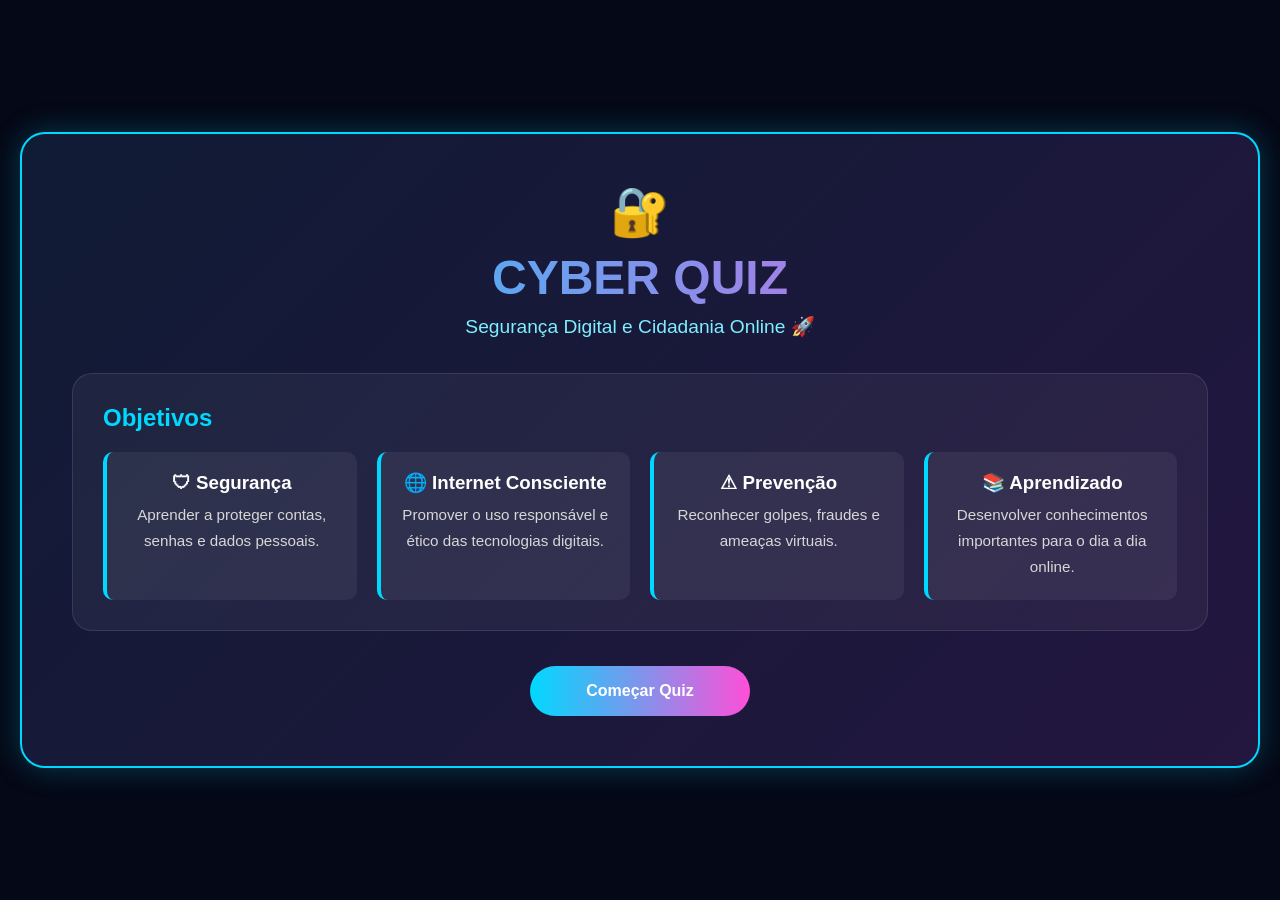
<file: index.html>
<!DOCTYPE html>
<html lang="pt-BR">
<head>
    <meta charset="UTF-8">
    <meta name="viewport" content="width=device-width, initial-scale=1.0">
    <title>Cyber Quiz - Segurança Digital</title>

    <link rel="stylesheet" href="src/css/index.css">
</head>
<body>

    <div class="container">

        <div class="logo">🔐</div>

        <h1>CYBER QUIZ</h1>
        <p class="subtitulo">Segurança Digital e Cidadania Online 🚀</p>

        <div class="card">
            <h2>Objetivos</h2>

            <div class="objetivos">

                <div class="item">
                    <h3>🛡 Segurança</h3>
                    <p>Aprender a proteger contas, senhas e dados pessoais.</p>
                </div>

                <div class="item">
                    <h3>🌐 Internet Consciente</h3>
                    <p>Promover o uso responsável e ético das tecnologias digitais.</p>
                </div>

                <div class="item">
                    <h3>⚠ Prevenção</h3>
                    <p>Reconhecer golpes, fraudes e ameaças virtuais.</p>
                </div>

                <div class="item">
                    <h3>📚 Aprendizado</h3>
                    <p>Desenvolver conhecimentos importantes para o dia a dia online.</p>
                </div>

            </div>
        </div>

        <a href="src/pages/quiz.html" class="btn">Começar Quiz</a>

    </div>

</body>
</html>
</file>
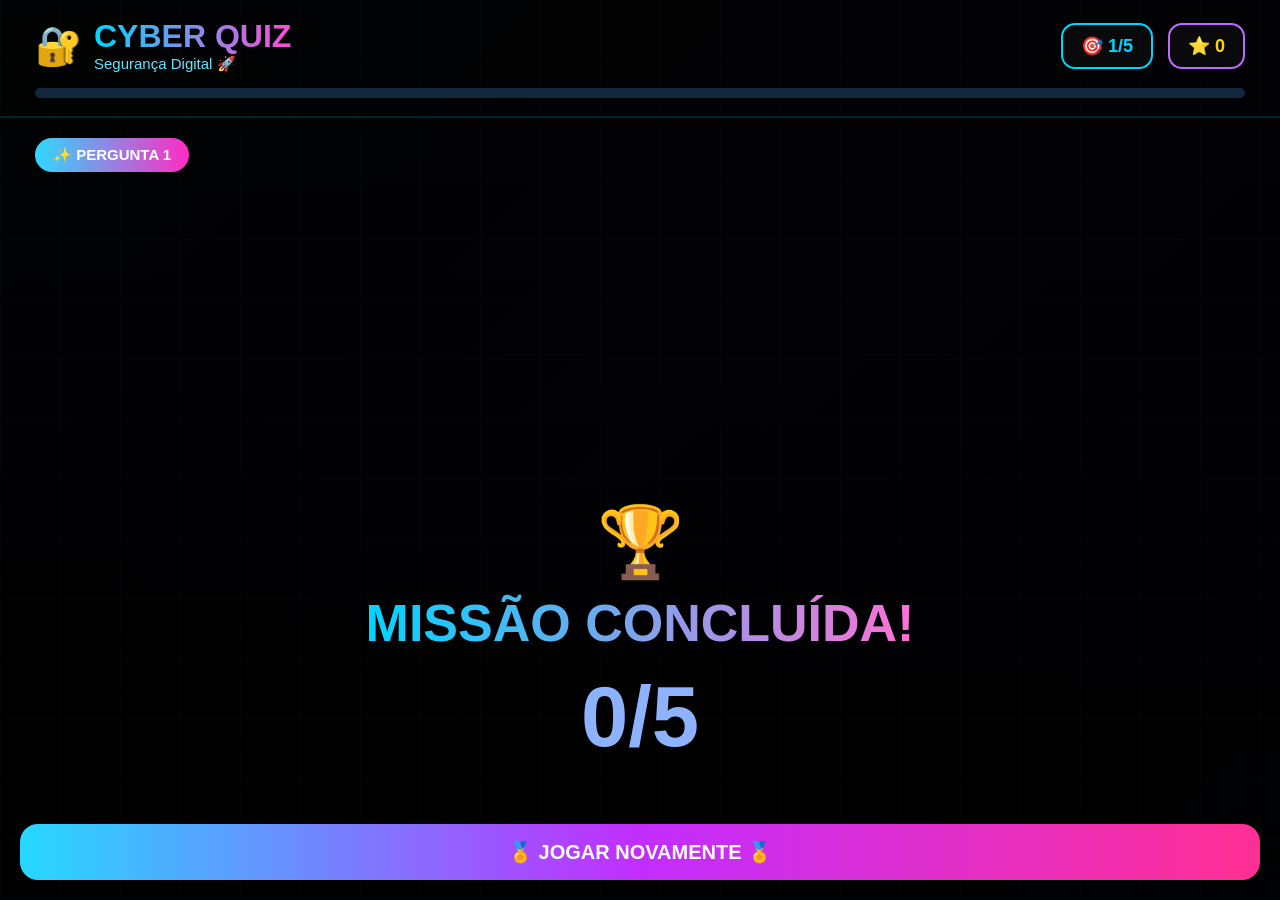
<file: src/index.html>
<!DOCTYPE html>
<html lang="pt-BR">
<head>
<link rel="stylesheet" href="css/style.css">
<script src="java script/script.js" ></script>
<meta charset="UTF-8">
<meta name="viewport" content="width=device-width, initial-scale=1.0">
<title>Cyber Quiz</title>

</head>

<body>

<div class="quiz-container">

  <div class="top">

    <div class="top-row">

      <div class="logo">

        <span id="emoji">🔐</span>

        <div>
          <h1>CYBER QUIZ</h1>
          <p>Segurança Digital 🚀</p>
        </div>

      </div>

      <div class="stats">

        <div class="box">
          🎯 <span id="question-number">1/5</span>
        </div>

        <div class="box score">
          ⭐ <span id="score">0</span>
        </div>

      </div>

    </div>

    <div class="progress">
      <div class="progress-bar" id="progress-bar"></div>
    </div>

  </div>

  <div class="content" id="quiz-content">

    <div class="tag">
      ✨ PERGUNTA <span id="tag-number">1</span>
    </div>

    <div class="question" id="question"></div>

    <div class="answers" id="answers"></div>

    <button class="next-btn hidden" id="next-btn">
      PRÓXIMA PERGUNTA ⚡
    </button>

  </div>

  <div class="result hidden" id="result">

    <div class="trophy">🏆</div>

    <h2>MISSÃO CONCLUÍDA!</h2>

    <div class="result-score" id="final-score">
      0/5
    </div>

    <div class="message" id="message"></div>

    <button class="restart-btn" onclick="restartQuiz()">
      🏅 JOGAR NOVAMENTE 🏅
    </button>

  </div>

</div>

<!-- SONS -->

<audio id="correct-sound">
  <source src="https://assets.mixkit.co/active_storage/sfx/2018/2018-preview.mp3" type="audio/mpeg">
</audio>

<audio id="wrong-sound">
  <source src="https://assets.mixkit.co/active_storage/sfx/2955/2955-preview.mp3" type="audio/mpeg">
</audio>
</file>
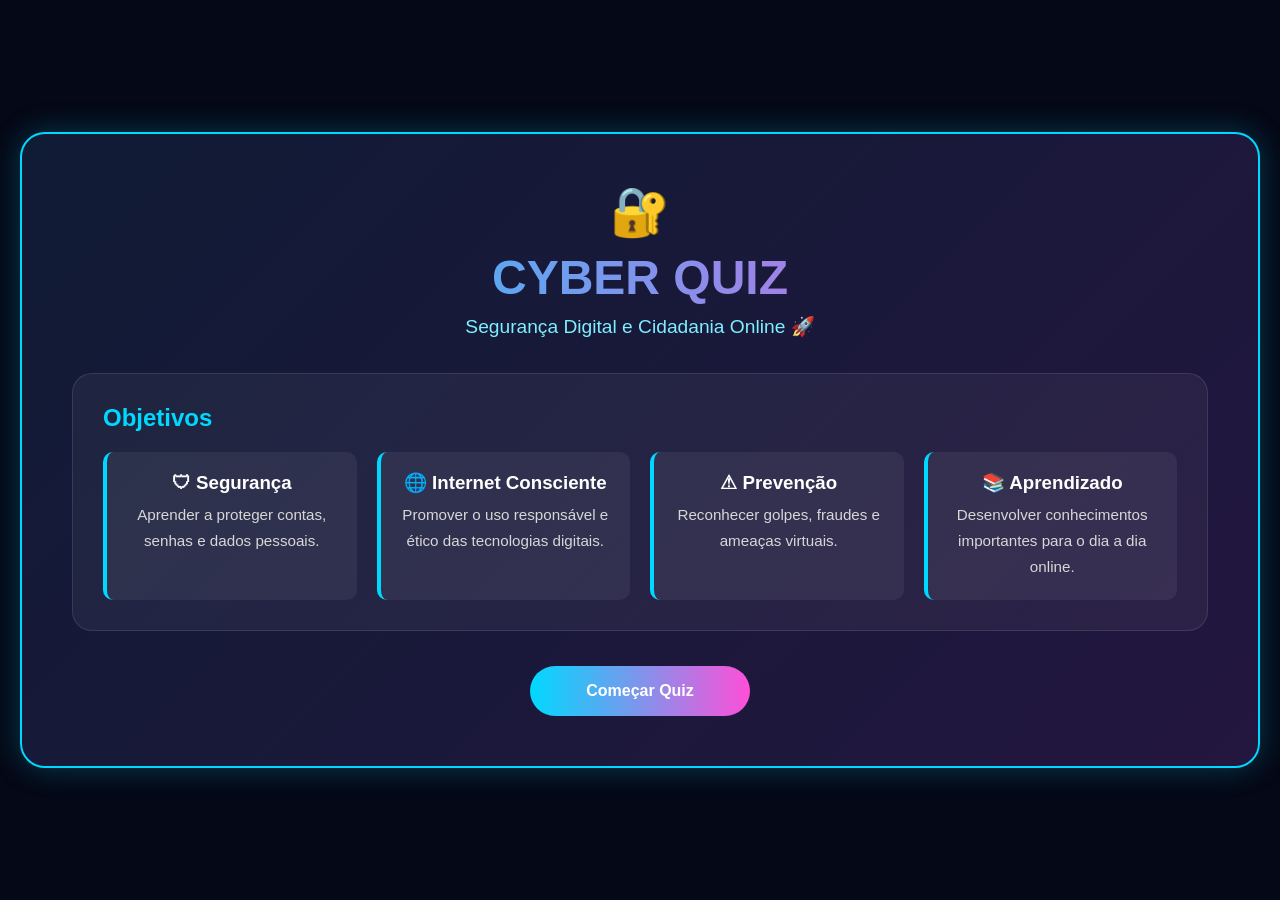
<file: src/pages/index.html>
<!DOCTYPE html>
<html lang="pt-BR">
<head>
    <meta charset="UTF-8">
    <meta name="viewport" content="width=device-width, initial-scale=1.0">
    <title>Cyber Quiz - Segurança Digital</title>

    <link rel="stylesheet" href="../css/index.css">
    <script type="model" src="../java script/index.js"></script>
</head>
<body>

    <div class="container">

        <div class="logo">🔐</div>

        <h1>CYBER QUIZ</h1>
        <p class="subtitulo">Segurança Digital e Cidadania Online 🚀</p>

       

        <div class="card">
            <h2>Objetivos</h2>

            <div class="objetivos">

                <div class="item">
                    <h3>🛡 Segurança</h3>
                    <p>Aprender a proteger contas, senhas e dados pessoais.</p>
                </div>

                <div class="item">
                    <h3>🌐 Internet Consciente</h3>
                    <p>Promover o uso responsável e ético das tecnologias digitais.</p>
                </div>

                <div class="item">
                    <h3>⚠ Prevenção</h3>
                    <p>Reconhecer golpes, fraudes e ameaças virtuais.</p>
                </div>

                <div class="item">
                    <h3>📚 Aprendizado</h3>
                    <p>Desenvolver conhecimentos importantes para o dia a dia online.</p>
                </div>

            </div>
        </div>

        <a href="../pages/quiz.html" class="btn">Começar Quiz</a>

    </div>

</body>
</html>
</file>
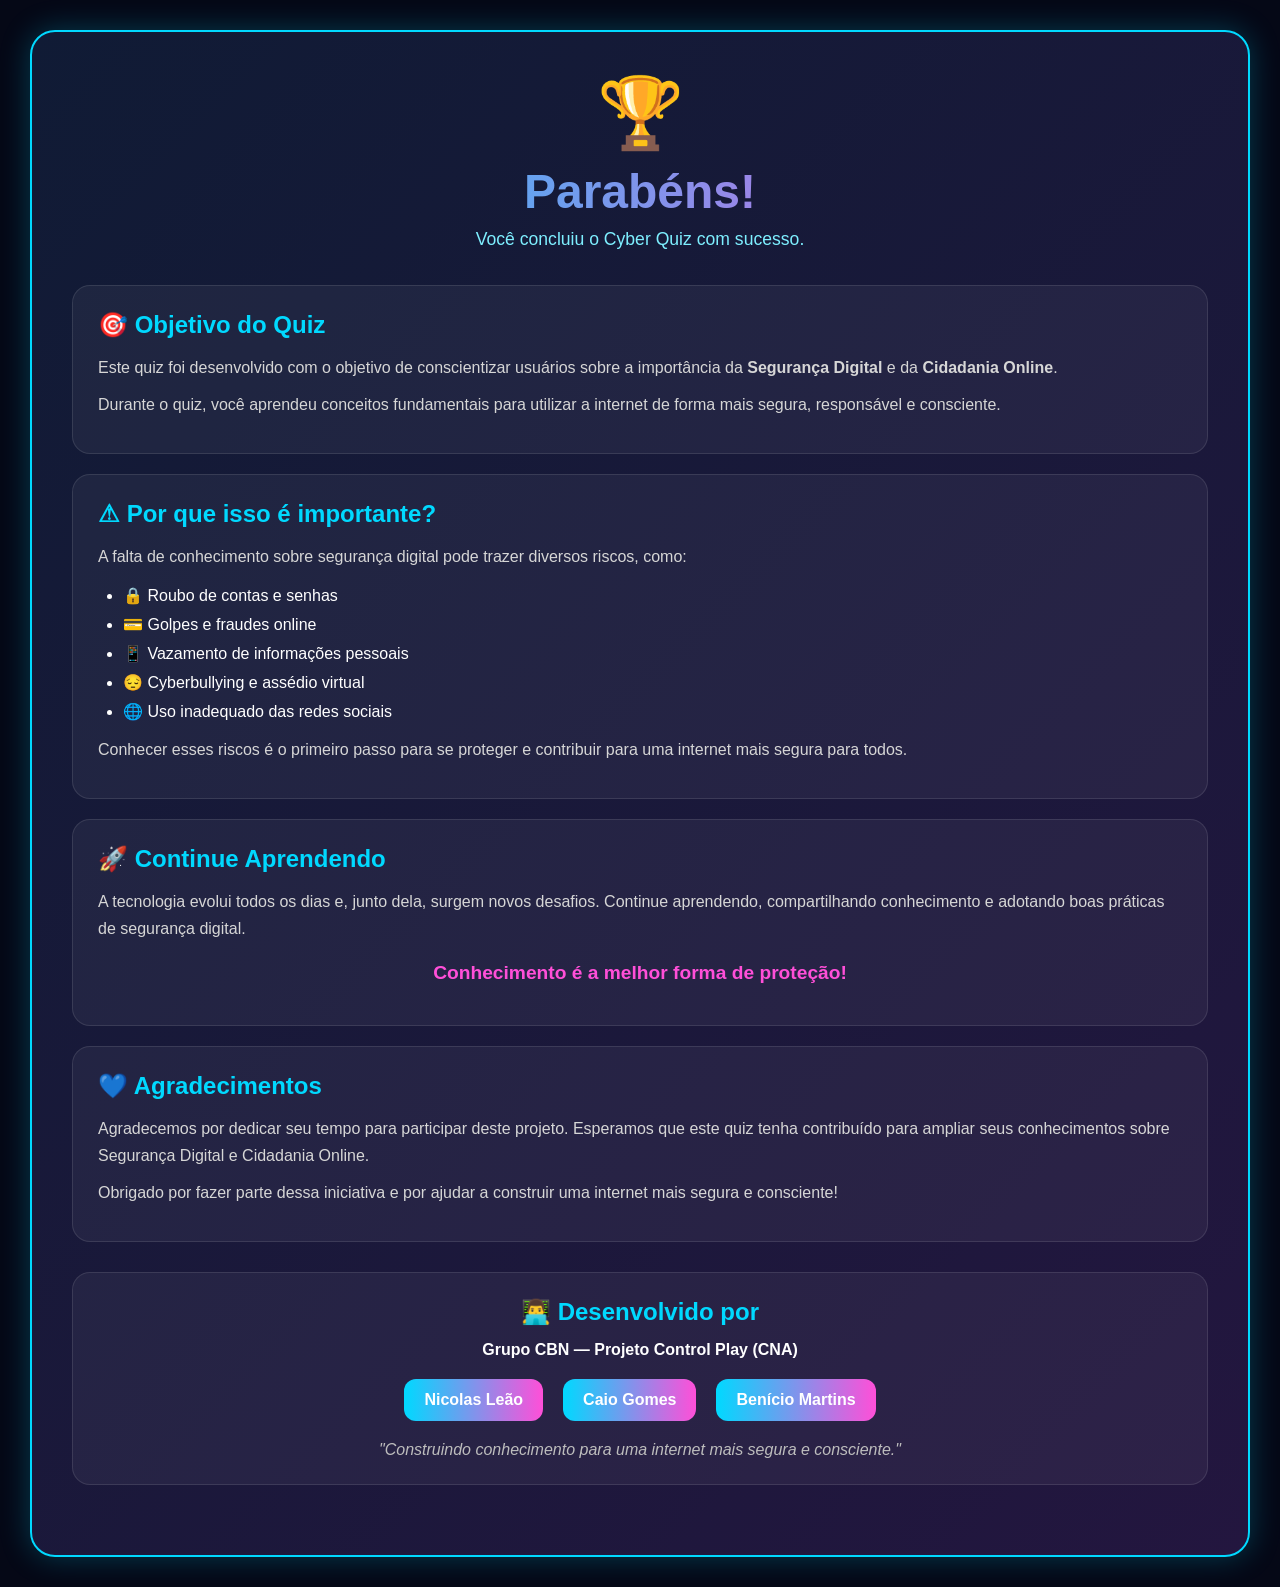
<file: src/pages/creditos.html>
<!DOCTYPE html>
<html lang="pt-BR">
<head>
  <meta charset="UTF-8">
  <meta name="viewport" content="width=device-width, initial-scale=1.0">
  <title>Quiz Concluído</title>
  <link rel="stylesheet" href="../css/creditos.css">
</head>
<body>

  <div class="container">

    <div class="icon">🏆</div>

    <h1>Parabéns!</h1>
    <p class="subtitle">Você concluiu o Cyber Quiz com sucesso.</p>

    <section class="card">
      <h2>🎯 Objetivo do Quiz</h2>
      <p>
        Este quiz foi desenvolvido com o objetivo de conscientizar usuários sobre
        a importância da <strong>Segurança Digital</strong> e da
        <strong>Cidadania Online</strong>.
      </p>

      <p>
        Durante o quiz, você aprendeu conceitos fundamentais para utilizar a
        internet de forma mais segura, responsável e consciente.
      </p>
    </section>

    <section class="card">
      <h2>⚠ Por que isso é importante?</h2>

      <p>
        A falta de conhecimento sobre segurança digital pode trazer diversos riscos,
        como:
      </p>

      <ul>
        <li>🔒 Roubo de contas e senhas</li>
        <li>💳 Golpes e fraudes online</li>
        <li>📱 Vazamento de informações pessoais</li>
        <li>😔 Cyberbullying e assédio virtual</li>
        <li>🌐 Uso inadequado das redes sociais</li>
      </ul>

      <p>
        Conhecer esses riscos é o primeiro passo para se proteger e contribuir para
        uma internet mais segura para todos.
      </p>
    </section>

    <section class="card">
      <h2>🚀 Continue Aprendendo</h2>

      <p>
        A tecnologia evolui todos os dias e, junto dela, surgem novos desafios.
        Continue aprendendo, compartilhando conhecimento e adotando boas práticas
        de segurança digital.
      </p>

      <p class="highlight">
        Conhecimento é a melhor forma de proteção!
      </p>
    </section>

    <section class="card">
      <h2>💙 Agradecimentos</h2>

      <p>
        Agradecemos por dedicar seu tempo para participar deste projeto.
        Esperamos que este quiz tenha contribuído para ampliar seus conhecimentos
        sobre Segurança Digital e Cidadania Online.
      </p>

      <p>
        Obrigado por fazer parte dessa iniciativa e por ajudar a construir uma
        internet mais segura e consciente!
      </p>
    </section>

    <section class="developers">
      <h2>👨‍💻 Desenvolvido por</h2>

      <p><strong>Grupo CBN — Projeto Control Play (CNA)</strong></p>

      <div class="dev-list">
        <span>Nicolas Leão</span>
        <span>Caio Gomes</span>
        <span>Benício Martins</span>
      </div>

      <p class="quote">
        "Construindo conhecimento para uma internet mais segura e consciente."
      </p>
    </section>

    <div class="buttons">

    </div>

  </div>

</body>
</html>
</file>
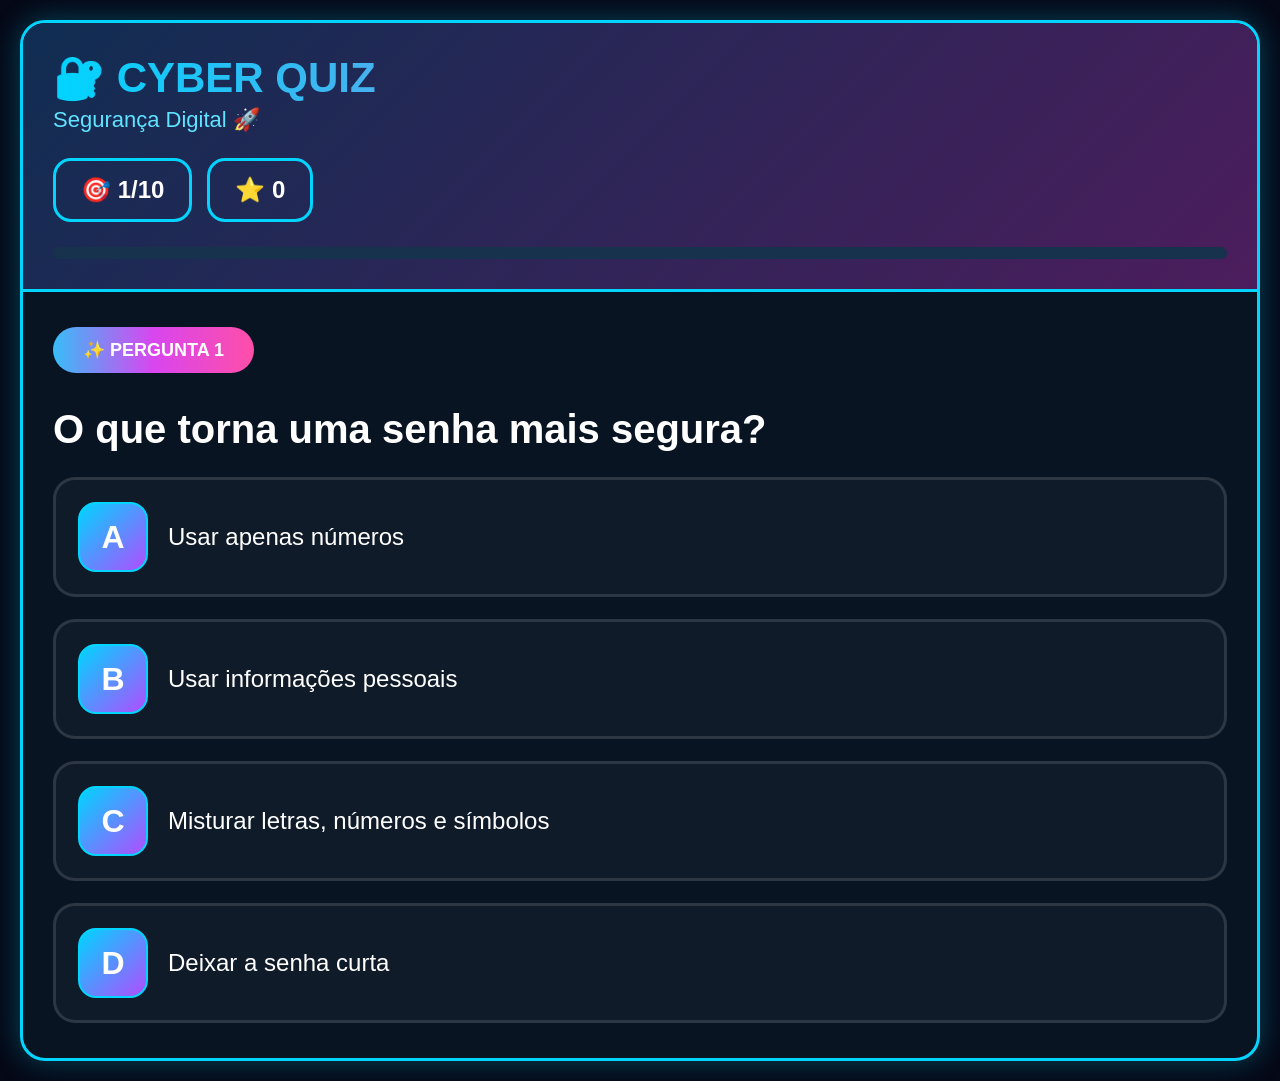
<file: src/pages/quiz.html>
<!DOCTYPE html>
<html lang="pt-BR">
<head>
    <meta charset="UTF-8">
    <meta name="viewport" content="width=device-width, initial-scale=1.0">
    <title>Cyber Quiz - Segurança Digital</title>
    <link rel="stylesheet" href="../css/quiz.css"> 
    <script src="../java script/quiz.js"></script>
</head>
<body>

    <div class="quiz-container">

        <!-- Cabeçalho -->
        <div class="header">
            <h1>🔐 CYBER QUIZ</h1>
            <p>Segurança Digital 🚀</p>

            <div class="stats">
                <div class="stat-box">🎯 1/10</div>
                <div class="stat-box">⭐ 0</div>
            </div>

            <div class="progress-bar">
                <div class="progress"></div>
            </div>
        </div>

        <!-- Pergunta -->
        <div class="question-area">

            <div class="question-badge">
                ✨ PERGUNTA 1
            </div>

            <h2>
                O que torna uma senha mais segura?
            </h2>

            <div class="option">
                <span class="letter">A</span>
                <p>Usar apenas números</p>
            </div>

            <div class="option">
                <span class="letter">B</span>
                <p>Usar informações pessoais</p>
            </div>

            <div class="option correct">
                <span class="letter">C</span>
                <p>Misturar letras, números e símbolos</p>
            </div>

            <div class="option">
                <span class="letter">D</span>
                <p>Deixar a senha curta</p>
            </div>

        </div>

    </div>

</body>
</html>
</file>
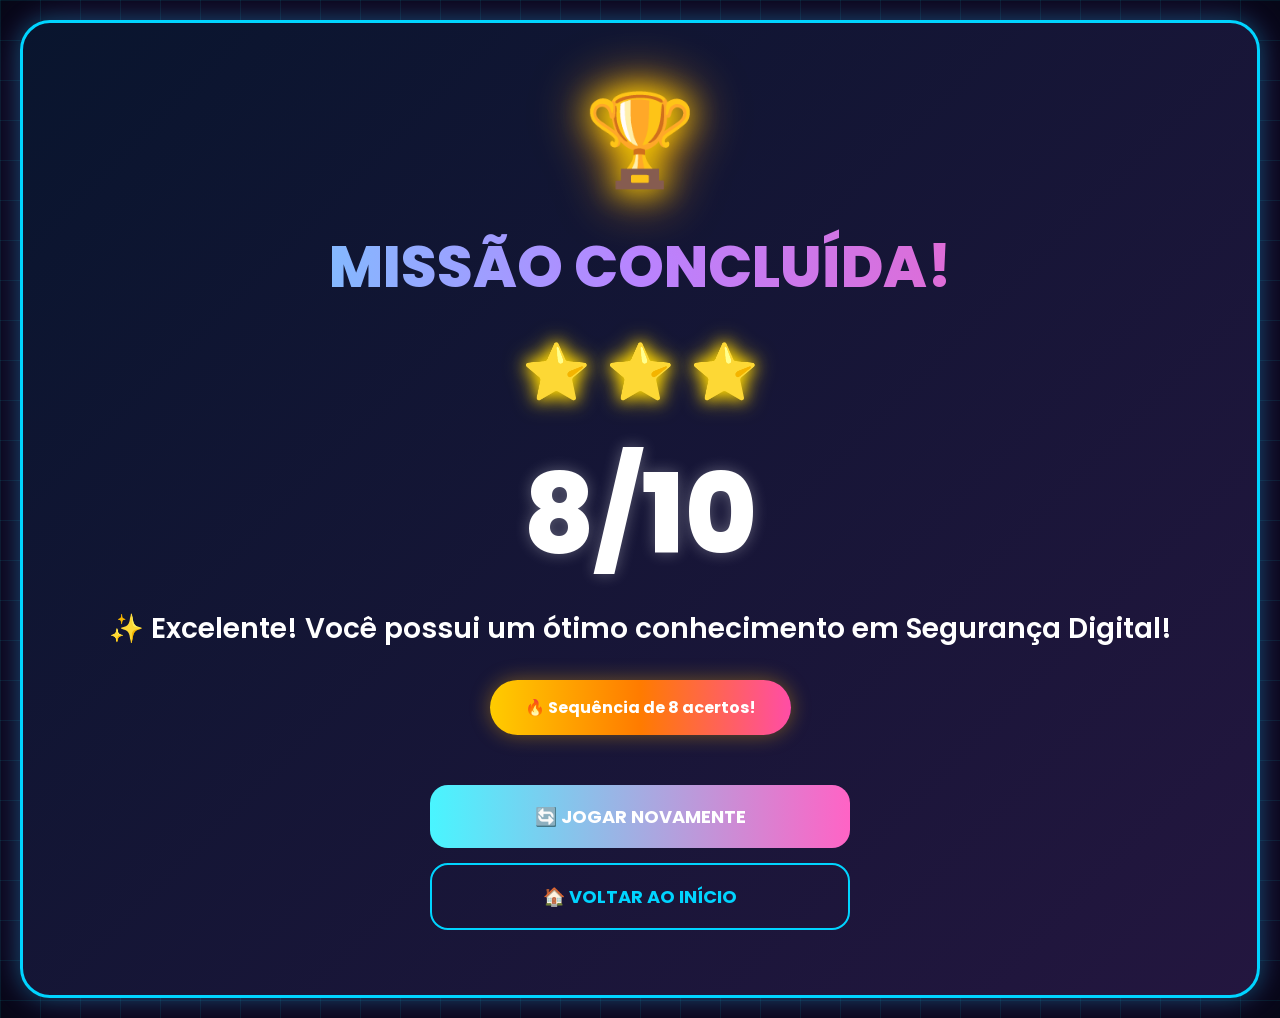
<file: src/pages/resultados.html>
<!DOCTYPE html>
<html lang="pt-BR">
<head>
    <meta charset="UTF-8">
    <meta name="viewport" content="width=device-width, initial-scale=1.0">
    <title>Resultado Final</title>
    <link rel="stylesheet" href="../css/resultados.css">
</head>
<body>

    <div class="result-container">

        <div class="trophy">
            🏆
        </div>

        <h1>MISSÃO CONCLUÍDA!</h1>

        <div class="stars">
            ⭐ ⭐ ⭐
        </div>

        <!-- Altere aqui a pontuação -->
        <div class="score">
            8/10
        </div>

        <p class="message">
            ✨ Excelente! Você possui um ótimo conhecimento em Segurança Digital!
        </p>

        <div class="streak">
            🔥 Sequência de 8 acertos!
        </div>

        <button class="btn-play">
            🔄 JOGAR NOVAMENTE
        </button>

        <button class="btn-home">
            🏠 VOLTAR AO INÍCIO
        </button>

    </div>

</body>
</html>
</file>
<file: src/css/index.css>
/*  */*{
    margin:0;
    padding:0;
    box-sizing:border-box;
    font-family: Arial, Helvetica, sans-serif;
}

body{
    background:#050816;
    color:white;
    min-height:100vh;
    display:flex;
    justify-content:center;
    align-items:center;
    padding:20px;
}

.container{
    max-width:100%;
    width:100%;
    background:linear-gradient(135deg,#101b35,#23163f);
    border:2px solid #00d9ff;
    border-radius:25px;
    padding:50px;
    box-shadow:0 0 30px rgba(0,217,255,0.25);
}

.logo{
    font-size:3rem;
    text-align:center;
    margin-bottom:10px;
}

h1{
    text-align:center;
    font-size:3rem;
    background:linear-gradient(90deg,#00d9ff,#ff4fd8);
    -webkit-background-clip:text;
    -webkit-text-fill-color:transparent;
    margin-bottom:10px;
}

.subtitulo{
    text-align:center;
    color:#7eefff;
    font-size:1.2rem;
    margin-bottom:35px;
}

.card{
    background:rgba(255,255,255,0.05);
    border:1px solid rgba(255,255,255,0.1);
    border-radius:20px;
    padding:30px;
    margin-bottom:25px;
}

.card h2{
    color:#00d9ff;
    margin-bottom:15px;
}

.card p{
    line-height:1.7;
    color:#d7d7d7;
}

.objetivos{

    display:flex;
    justify-content: space-between;
    grid-template-columns:repeat(auto-fit,minmax(220px,1fr));
    gap:20px;
    margin-top:20px;
}



.item{
    flex: 1;
    background:rgba(255,255,255,0.06);
    padding:20px;
    border-radius:10px;
    border-left:4px solid #00d9ff;
    text-align: center;
}



.item h3{
    margin-bottom:8px;
    color:#ffffff;
}

.item p{
    font-size:0.95rem;
}

.btn{
    display:block;
    width:220px;
    margin:35px auto 0;
    text-align:center;
    text-decoration:none;
    color:white;
    font-weight:bold;
    padding:16px;
    border-radius:50px;
    background:linear-gradient(90deg,#00d9ff,#ff4fd8);
    transition:0.3s;
}

.btn:hover{
    transform:translateY(-3px);
    box-shadow:0 0 20px rgba(255,79,216,0.5);
}
</file>
<file: src/css/style.css>
*{
  margin:0;
  padding:0;
  box-sizing:border-box;
  font-family:Arial, Helvetica, sans-serif;
}

body{
  width:100%;
  height:100vh;
  overflow:hidden;
  color:white;

  background:
  linear-gradient(rgba(0,0,0,.88), rgba(0,0,0,.95)),
  repeating-linear-gradient(
    90deg,
    #10314a 0px,
    #10314a 1px,
    transparent 1px,
    transparent 60px
  ),
  repeating-linear-gradient(
    0deg,
    #10314a 0px,
    #10314a 1px,
    transparent 1px,
    transparent 60px
  ),
  linear-gradient(135deg,#08111d,#120b23,#071326);
}

.quiz-container{
  width:100%;
  height:100vh;

  display:flex;
  flex-direction:column;
}

/* TOPO */

.top{
  padding:18px 35px;
  border-bottom:2px solid rgba(0,213,255,.15);
  background:rgba(0,0,0,.25);
}

.top-row{
  display:flex;
  justify-content:space-between;
  align-items:center;
}

.logo{
  display:flex;
  align-items:center;
  gap:12px;
}

.logo span{
  font-size:38px;
}

.logo h1{
  font-size:32px;

  background:linear-gradient(90deg,#00d5ff,#ff4bd8);

  -webkit-background-clip:text;
  -webkit-text-fill-color:transparent;
}

.logo p{
  font-size:15px;
  color:#66e5ff;
}

.stats{
  display:flex;
  gap:15px;
}

.box{
  padding:10px 18px;

  border-radius:14px;

  border:2px solid #00d5ff;

  font-size:18px;
  font-weight:bold;

  color:#00d5ff;

  background:rgba(255,255,255,.03);
}

.box.score{
  border-color:#bb6cff;
  color:#ffd500;
}

.progress{
  width:100%;
  height:10px;

  background:#13283d;

  border-radius:999px;

  overflow:hidden;

  margin-top:15px;
}

.progress-bar{
  width:0%;
  height:100%;

  background:linear-gradient(90deg,#00d5ff,#ff2bc2);

  transition:.3s;
}

/* CONTEÚDO */

.content{
  flex:1;

  display:flex;
  flex-direction:column;

  padding:20px 35px;
}

.tag{
  align-self:flex-start;

  padding:8px 18px;

  border-radius:999px;

  background:linear-gradient(90deg,#2fd8ff,#ff2bc2);

  font-size:15px;
  font-weight:bold;

  margin-bottom:18px;
}

.question{
  font-size:32px;
  line-height:1.2;
  font-weight:900;

  margin-bottom:25px;

  max-width:1200px;
}

/* RESPOSTAS */

.answers{
  flex:1;

  display:grid;

  grid-template-columns:1fr 1fr;

  gap:18px;
}

.answer{
  border:none;

  border-radius:20px;

  background:rgba(255,255,255,.04);

  border:2px solid rgba(255,255,255,.08);

  color:white;

  cursor:pointer;

  transition:.2s;

  display:flex;
  align-items:center;

  gap:18px;

  padding:18px;

  text-align:left;

  min-height:95px;
}

.answer:hover{
  border-color:#00d5ff;
  transform:scale(1.01);
}

.letter{
  min-width:52px;
  height:52px;

  border-radius:14px;

  background:linear-gradient(135deg,#00d5ff,#b84dff);

  display:flex;
  justify-content:center;
  align-items:center;

  font-size:22px;
  font-weight:bold;
}

.answer-text{
  font-size:20px;
  font-weight:700;
  line-height:1.3;
}

.correct{
  background:#0a3821;
  border-color:#00ff88;
}

.wrong{
  background:#481724;
  border-color:#ff5f7a;
}

.result-icon{
  margin-left:auto;
  font-size:34px;
  font-weight:bold;
}

/* BOTÕES */

.next-btn,
.restart-btn{

  margin-top:18px;

  width:100%;

  border:none;

  padding:16px;

  border-radius:18px;

  font-size:20px;
  font-weight:bold;

  color:white;

  cursor:pointer;

  background:linear-gradient(90deg,#26d8ff,#c22dff,#ff2f92);

  transition:.2s;
}

.next-btn:hover,
.restart-btn:hover{
  transform:scale(1.01);
}

.hidden{
  display:none;
}

/* RESULTADO */

.result{
  flex:1;

  display:flex;
  flex-direction:column;
  justify-content:center;
  align-items:center;

  text-align:center;

  padding:20px;
}

.trophy{
  font-size:70px;
}

.result h2{
  font-size:52px;

  margin-top:10px;

  background:linear-gradient(90deg,#00d5ff,#ff70d6);

  -webkit-background-clip:text;
  -webkit-text-fill-color:transparent;
}

.result-score{
  font-size:85px;
  font-weight:900;

  color:#8db3ff;

  margin:15px 0;
}

.message{
  font-size:24px;
  font-weight:bold;

  color:#ddd;

  margin-bottom:25px;
}

/* CELULAR */

@media(max-width:900px){

  body{
    overflow:auto;
  }

  .quiz-container{
    height:auto;
    min-height:100vh;
  }

  .top{
    padding:18px;
  }

  .top-row{
    flex-direction:column;
    align-items:flex-start;
    gap:15px;
  }

  .content{
    padding:18px;
  }

  .question{
    font-size:24px;
  }

  .answers{
    grid-template-columns:1fr;
  }

  .answer{
    min-height:auto;
  }

  .answer-text{
    font-size:17px;
  }

  .logo h1{
    font-size:24px;
  }

  .logo p{
    font-size:13px;
  }

  .box{
    font-size:16px;
  }

}
</file>
<file: src/css/creditos.css>
*{
    margin:0;
    padding:0;
    box-sizing:border-box;
    font-family: Arial, Helvetica, sans-serif;
}

body{
    min-height:100vh;
    background:#050816;
    color:white;
    display:flex;
    justify-content:center;
    align-items:center;
    padding:30px;
}

.container{
    max-width:100%;
    width:100%;
   background:linear-gradient(135deg,#101b35,#23163f);
    border:2px solid #00d9ff;
    border-radius:25px;
    padding:40px;
    box-shadow:0 0 30px rgba(0,217,255,.25);
}

.icon{
    font-size:70px;
    text-align:center;
    margin-bottom:10px;
}

h1{
    text-align:center;
    font-size:3rem;
    margin-bottom:10px;
    background:linear-gradient(90deg,#00d9ff,#ff4fd8);
    -webkit-background-clip:text;
    -webkit-text-fill-color:transparent;
}

.subtitle{
    text-align:center;
    color:#7eefff;
    margin-bottom:35px;
    font-size:1.1rem;
}

.card{
    background:rgba(255,255,255,.05);
    border:1px solid rgba(255,255,255,.1);
    border-radius:18px;
    padding:25px;
    margin-bottom:20px;
}

.card h2{
    color:#00d9ff;
    margin-bottom:15px;
}

.card p{
    color:#d6d6d6;
    line-height:1.7;
    margin-bottom:10px;
}

.card ul{
    margin:15px 0 15px 25px;
}

.card li{
    margin-bottom:10px;
    color:#ffffff;
}

.highlight{
    text-align:center;
    font-size:1.2rem;
    font-weight:bold;
    color:#ff4fd8 !important;
    margin-top:15px;
}

.developers{
    text-align:center;
    margin-top:30px;
    padding:25px;
    border-radius:18px;
    background:rgba(255,255,255,.05);
    border:1px solid rgba(255,255,255,.1);
}

.developers h2{
    color:#00d9ff;
    margin-bottom:15px;
}

.dev-list{
    display:flex;
    justify-content:center;
    gap:20px;
    flex-wrap:wrap;
    margin:20px 0;
}

.dev-list span{
    padding:12px 20px;
    border-radius:12px;
    background:linear-gradient(90deg,#00d9ff,#ff4fd8);
    font-weight:bold;
}

.quote{
    margin-top:15px;
    color:#bdbdbd;
    font-style:italic;
}

.buttons{
    display:flex;
    justify-content:center;
    gap:15px;
    flex-wrap:wrap;
    margin-top:30px;
}

.buttons button{
    border:none;
    padding:15px 30px;
    border-radius:50px;
    cursor:pointer;
    color:white;
    font-size:1rem;
    font-weight:bold;
    background:linear-gradient(90deg,#00d9ff,#ff4fd8);
    transition:.3s;
}

.buttons button:hover{
    transform:translateY(-3px);
    box-shadow:0 0 20px rgba(255,79,216,.5);
}
</file>
<file: src/css/quiz.css>
*{
    margin:0;
    padding:0;
    box-sizing:border-box;
    font-family:'Poppins', sans-serif;
}

body{
    min-height:100vh;
    display:flex;
    justify-content:center;
    align-items:center;
    padding:20px;
    background:#050816;
    background-size:40px 40px;
}

.quiz-container{
    width:100%;
    max-width:100%;
    border-radius:25px;
    overflow:hidden;
    border:3px solid #00d4ff;
    background:#091423;
    box-shadow:0 0 30px rgba(0,212,255,.3);
}

/* CABEÇALHO */

.header{
    padding:30px;
    background:linear-gradient(135deg,#102d52,#4c1d5c);
    border-bottom:3px solid #00d4ff;
}

.header h1{
    font-size:42px;
    font-weight:700;
    background:linear-gradient(to right,#00d4ff,#ff57c1);
    -webkit-background-clip:text;
    -webkit-text-fill-color:transparent;
}

.header p{
    color:#5fe3ff;
    font-size:22px;
    margin-top:5px;
}

.stats{
    display:flex;
    gap:15px;
    margin-top:25px;
}

.stat-box{
    border:3px solid #00d4ff;
    padding:15px 25px;
    border-radius:18px;
    color:white;
    font-size:24px;
    font-weight:600;
}

.progress-bar{
    margin-top:25px;
    width:100%;
    height:12px;
    background:#17324d;
    border-radius:20px;
    overflow:hidden;
}

.progress{
    width:10%;
    height:100%;
    background:linear-gradient(90deg,#00d4ff,#ff4ecb);
}

/* PERGUNTA */

.question-area{
    padding:35px 30px;
}

.question-badge{
    display:inline-block;
    padding:12px 30px;
    border-radius:40px;
    color:white;
    font-weight:700;
    font-size:18px;
    background:linear-gradient(90deg,#38bdf8,#d946ef,#ff4ea8);
}

.question-area h2{
    margin-top:30px;
    color:white;
    font-size:40px;
    line-height:1.3;
}

/* OPÇÕES */

.option{
    margin-top:22px;
    display:flex;
    align-items:center;
    gap:20px;
    padding:22px;
    border-radius:22px;
    border:3px solid rgba(255,255,255,.12);
    background:rgba(255,255,255,.03);
    cursor:pointer;
    transition:.3s;
}

.option:hover{
    transform:translateY(-3px);
    border-color:#00d4ff;
    box-shadow:0 0 15px rgba(0,212,255,.3);
}

.letter{
    width:70px;
    height:70px;
    border-radius:18px;
    display:flex;
    align-items:center;
    justify-content:center;
    font-size:32px;
    font-weight:700;
    color:white;
    background:linear-gradient(135deg,#00d4ff,#b14dff);
    border:2px solid #00d4ff;
}

.option p{
    color:white;
    font-size:24px;
    font-weight:500;
}



@media(max-width:768px){

    .header h1{
        font-size:32px;
    }

    .question-area h2{
        font-size:30px;
    }

    .option p{
        font-size:18px;
    }

    .letter{
        width:60px;
        height:60px;
        font-size:26px;
    }
}
/* ==========================
   RESPOSTA CORRETA
========================== */

.option.correct{
    position:relative;
    background:rgba(34,197,94,.20);
    border:3px solid #22c55e;
    box-shadow:0 0 20px rgba(34,197,94,.5);
}

.option.correct .letter{
    background:linear-gradient(135deg,#22c55e,#16a34a);
    border-color:#22c55e;
}

.option.correct::after{
    content:"✔";
    position:absolute;
    right:20px;

    width:45px;
    height:45px;

    display:flex;
    align-items:center;
    justify-content:center;

    border-radius:50%;
    background:#22c55e;
    color:white;

    font-size:24px;
    font-weight:bold;

    box-shadow:0 0 15px rgba(34,197,94,.8);
}

/* ==========================
   RESPOSTA ERRADA
========================== */

.option.wrong{
    position:relative;
    background:rgba(239,68,68,.20);
    border:3px solid #ef4444;
    box-shadow:0 0 20px rgba(239,68,68,.5);
}

.option.wrong .letter{
    background:linear-gradient(135deg,#ef4444,#dc2626);
    border-color:#ef4444;
}

.option.wrong::after{
    content:"✖";
    position:absolute;
    right:20px;

    width:45px;
    height:45px;

    display:flex;
    align-items:center;
    justify-content:center;

    border-radius:50%;
    background:#ef4444;
    color:white;

    font-size:24px;
    font-weight:bold;

    box-shadow:0 0 15px rgba(239,68,68,.8);
}

/* Impede hover após responder */

.option.correct:hover,
.option.wrong:hover{
    transform:none;
}

.msgClass{
    color: #5fe3ff;
}
</file>
<file: src/css/resultados.css>
@import url('https://fonts.googleapis.com/css2?family=Poppins:wght@300;400;600;700;800&display=swap');

*{
    margin:0;
    padding:0;
    box-sizing:border-box;
    font-family:'Poppins', sans-serif;
}

body{
    min-height:100vh;
    display:flex;
    justify-content:center;
    align-items:center;
    padding:20px;

    background:
    linear-gradient(rgba(0,255,255,.08) 1px, transparent 1px),
    linear-gradient(90deg, rgba(0,255,255,.08) 1px, transparent 1px),
    #050816;

    background-size:40px 40px;
}

.result-container{
    width:100%;
    max-width:100%;
    text-align:center;

    padding:50px 30px;

    border-radius:30px;

    background:linear-gradient(135deg,#09152e,#23163f);
    border:3px solid #00d4ff;

    box-shadow:
    0 0 25px rgba(0,212,255,.35),
    0 0 60px rgba(255,0,255,.15);
}

.trophy{
    font-size:90px;
    margin-bottom:15px;

    filter:
    drop-shadow(0 0 15px gold)
    drop-shadow(0 0 25px orange);
}

h1{
    font-size:58px;
    font-weight:800;

    background:
    linear-gradient(
    90deg,
    #56e8ff,
    #b983ff,
    #ff58b3);

    -webkit-background-clip:text;
    -webkit-text-fill-color:transparent;

    margin-bottom:20px;
}

.stars{
    font-size:55px;
    margin-bottom:20px;

    text-shadow:
    0 0 15px gold,
    0 0 25px gold;
}

.score{
    font-size:110px;
    font-weight:800;
    color:white;

    text-shadow:
    0 0 15px rgba(255,255,255,.3);

    margin-bottom:10px;
}

.message{
    font-size:28px;
    font-weight:600;
    color:white;

    margin-bottom:30px;
}

.streak{
    display:inline-block;

    padding:15px 35px;

    border-radius:50px;

    font-weight:700;
    color:white;

    background:
    linear-gradient(
    90deg,
    #ffcc00,
    #ff7b00,
    #ff4da6);

    margin-bottom:35px;

    box-shadow:
    0 0 20px rgba(255,180,0,.4);
}

.btn-play,
.btn-home{
    width:100%;
    max-width:420px;

    padding:18px;

    border:none;
    border-radius:18px;

    font-size:18px;
    font-weight:700;

    cursor:pointer;
    transition:.3s;

    display:block;
    margin:15px auto;
}

.btn-play{
    background:
    linear-gradient(
    90deg,
    #49f5ff,
    #ff63c5);

    color:white;
}

.btn-home{
    background:
    transparent;

    color:#00d4ff;

    border:2px solid #00d4ff;
}

.btn-play:hover,
.btn-home:hover{
    transform:translateY(-3px) scale(1.02);
}

@media(max-width:768px){

    h1{
        font-size:42px;
    }

    .score{
        font-size:80px;
    }

    .message{
        font-size:20px;
    }

    .trophy{
        font-size:70px;
    }
}
</file>
